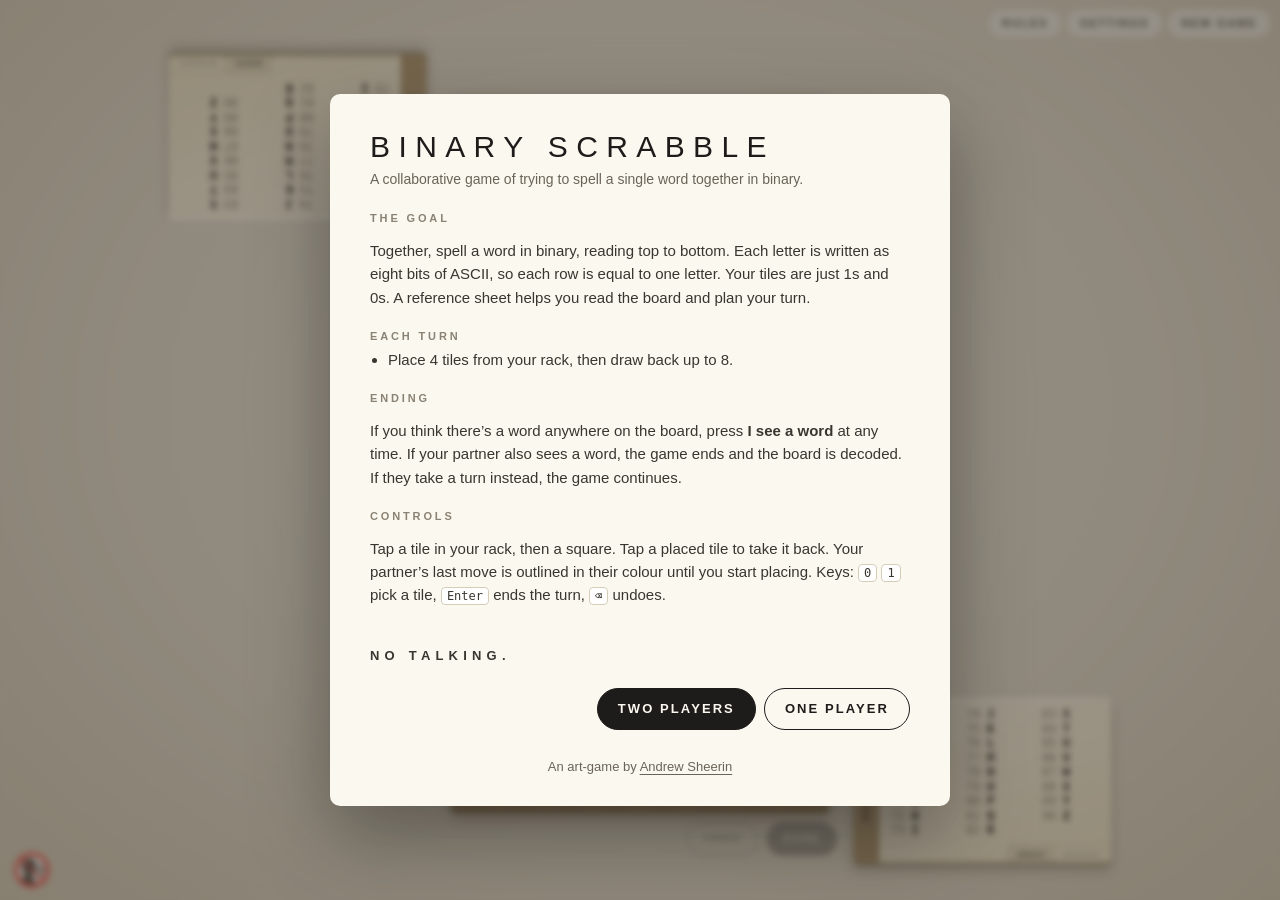
<file: index.html>
<!doctype html>
<html lang="en">
<head>
  <meta charset="utf-8">
  <meta name="viewport" content="width=device-width, initial-scale=1, maximum-scale=1, user-scalable=no, viewport-fit=cover">
  <meta name="mobile-web-app-capable" content="yes">
  <meta name="apple-mobile-web-app-capable" content="yes">
  <meta name="theme-color" content="#e4dccb">
  <title>Binary Scrabble</title>
  <link rel="stylesheet" href="style.css">
</head>
<body>
  <div id="stage"><div id="table"></div></div>
  <div id="chrome"></div>
  <div id="hush"><img src="no-talking.png" alt="No talking"></div>
  <div id="overlay" hidden></div>
  <div id="measure" aria-hidden="true"></div>
  <script src="words.js"></script>
  <script src="game.js"></script>
</body>
</html>
</file>
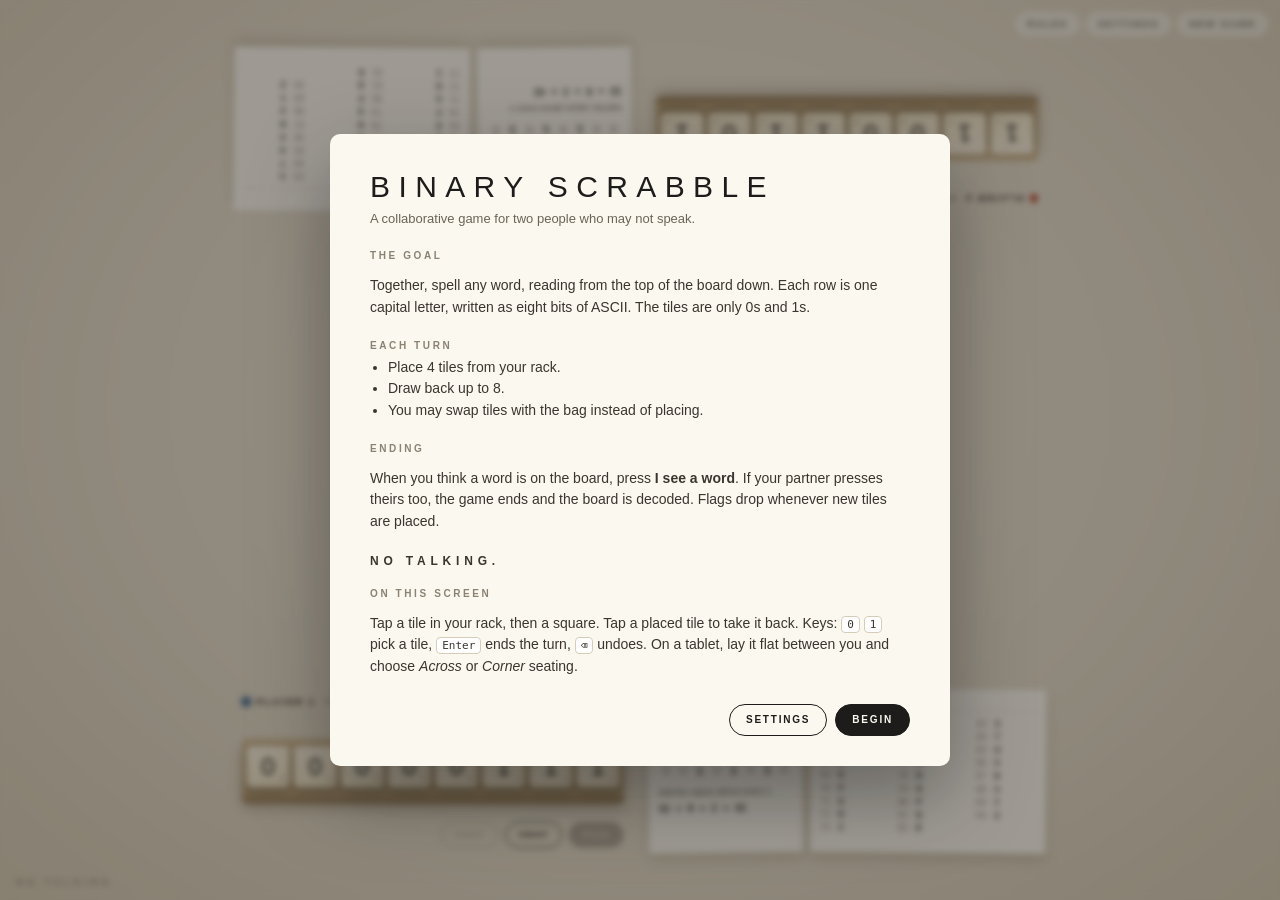
<file: versions/original/index.html>
<!doctype html>
<html lang="en">
<head>
  <meta charset="utf-8">
  <meta name="viewport" content="width=device-width, initial-scale=1, maximum-scale=1, user-scalable=no">
  <title>Binary Scrabble</title>
  <link rel="stylesheet" href="style.css">
</head>
<body>
  <div id="stage"><div id="table"></div></div>
  <div id="chrome"></div>
  <div id="hush">No talking</div>
  <div id="overlay" hidden></div>
  <script src="game.js"></script>
</body>
</html>
</file>
<file: style.css>
:root {
  --ink: #1d1c1a;
  --ink-soft: #6a6458;
  --paper: #fbf8f0;
  --rule: #e8e1d1;
  --board: #2a2825;
  --cell: #353330;
  --cell-open: #4a453d;
  --label: #8a8477;
  --p1: #2f5d8a;
  --p1-glow: #7eaee0;
  --p2: #b4442c;
  --p2-glow: #ec8a6f;
  --amber: #d79b2b;
  --sans: "Futura", "Avenir Next", "Century Gothic", "Trebuchet MS", sans-serif;
  --mono: ui-monospace, "SF Mono", Menlo, Consolas, monospace;
}

* { box-sizing: border-box; }

html, body {
  margin: 0;
  height: 100%;
  overflow: hidden;
  overscroll-behavior: none;
  color: var(--ink);
  font-family: var(--sans);
  -webkit-font-smoothing: antialiased;
  user-select: none;
  -webkit-user-select: none;
  -webkit-tap-highlight-color: transparent;
}

body {
  background: radial-gradient(ellipse at 50% 45%, #efe9dc 0%, #e4dccb 55%, #d5cbb5 100%);
}

button { font: inherit; color: inherit; touch-action: manipulation; }

/* ---------- table & layout ---------- */

#stage { position: fixed; inset: 0; }

#table {
  position: absolute;
  left: 50%;
  transform-origin: center;
}

.piece { position: absolute; transform-origin: center; }

#measure {
  position: absolute;
  left: -10000px;
  top: 0;
  width: max-content;
  visibility: hidden;
  pointer-events: none;
}

/* ---------- board ---------- */

.board {
  position: relative;
  width: 520px;
  height: 520px;
  overflow: visible;
  background: var(--board);
  border-radius: 12px;
  box-shadow:
    inset 0 1px 0 rgba(255, 255, 255, .06),
    0 3px 8px rgba(40, 30, 10, .25),
    0 22px 48px rgba(40, 30, 10, .28);
}

.grid {
  position: absolute;
  left: 31px;
  top: 31px;
  display: grid;
  grid-template-columns: repeat(8, 52px);
  grid-template-rows: repeat(8, 52px);
  gap: 6px;
  overflow: visible;
}

.cell {
  all: unset;
  position: relative;
  overflow: visible;
  width: 52px;
  height: 52px;
  border-radius: 6px;
  background: var(--cell);
  box-shadow: inset 0 2px 4px rgba(0, 0, 0, .45), inset 0 -1px 0 rgba(255, 255, 255, .04);
  cursor: pointer;
  touch-action: manipulation;
}

.cell.open { background: var(--cell-open); }
.cell.target { box-shadow: inset 0 0 0 2px var(--amber); }

.edge {
  position: absolute;
  display: grid;
  gap: 6px;
  font: 500 12px/1 var(--sans);
  letter-spacing: .06em;
  color: var(--label);
}

.edge span { display: flex; align-items: center; justify-content: center; }

.edge.rows   { left: 0; top: 31px; width: 31px; grid-template-rows: repeat(8, 52px); }
.edge.cols   { top: 0; left: 31px; height: 31px; grid-template-columns: repeat(8, 52px); font-size: 11px; }
.edge.decode { right: 0; top: 31px; width: 31px; grid-template-rows: repeat(8, 52px); font-size: 17px; color: var(--amber); }
.edge.decode .other { color: #8d8576; font-size: 12px; }
.edge.decode .dead { color: #8d8576; text-decoration: line-through; opacity: .45; }

.top-mark,
.board-foot {
  position: absolute;
  left: 31px;
  right: 31px;
  height: 31px;
  display: flex;
  align-items: center;
  font: 500 11px/1 var(--sans);
  color: var(--label);
}

.top-mark { top: 0; justify-content: center; gap: 10px; letter-spacing: .45em; }
.board-foot { bottom: 0; justify-content: space-between; letter-spacing: .24em; text-transform: uppercase; color: #77715f; }

/* ---------- tiles ---------- */

.tile {
  --edge: rgba(120, 95, 50, .25);
  --glow: transparent;
  position: relative;
  display: flex;
  align-items: center;
  justify-content: center;
  width: 52px;
  height: 52px;
  border-radius: 6px;
  background: linear-gradient(160deg, #f9f2e0 0%, #eee2c5 100%);
  box-shadow:
    inset 0 1px 0 rgba(255, 255, 255, .85),
    inset 0 -4px 0 var(--edge),
    0 2px 0 rgba(0, 0, 0, .22),
    0 5px 9px rgba(0, 0, 0, .22);
  color: var(--ink);
  transition: transform .12s ease;
}

.tile .digit { font: 500 30px/1 var(--sans); transform: translateY(-1px); }
.tile .pv { position: absolute; right: 6px; bottom: 7px; font: 500 10px/1 var(--sans); color: #7a705f; }

.tile.by-p1 { --edge: var(--p1); --glow: var(--p1-glow); }
.tile.by-p2 { --edge: var(--p2); --glow: var(--p2-glow); }

.tile.last { outline: 2.5px solid var(--glow); outline-offset: 2px; }
.tile.last.fade-out { animation: last-fade .9s ease forwards; }
.tile.last.fade-in  { animation: last-fade .9s ease reverse both; }

@keyframes last-fade {
  from { outline-color: var(--glow); }
  to   { outline-color: transparent; }
}

.tile.pending,
.tile.selected { outline: 2.5px solid var(--amber); outline-offset: 2px; }
.tile.selected { transform: translateY(-10px); }

.tile.fresh::after {
  content: '';
  position: absolute;
  left: 7px;
  top: 7px;
  width: 6px;
  height: 6px;
  border-radius: 50%;
  background: var(--amber);
}

.tile.back { background: repeating-linear-gradient(45deg, #c2b08a 0 6px, #b8a57d 6px 12px); }

.tile.drop { animation: drop .22s cubic-bezier(.2, .9, .3, 1.3); }

@keyframes drop {
  from { transform: scale(1.3); opacity: 0; }
  to   { transform: none; opacity: 1; }
}

.tile.flyer {
  position: absolute;
  left: calc(var(--col) * 58px);
  top: calc(var(--row) * 58px);
  z-index: 4;
  pointer-events: none;
}

.tile.slide {
  animation: slide-down var(--fall-ms, 400ms) cubic-bezier(.22, .82, .2, 1) both;
}

@keyframes slide-down {
  from { transform: translateY(calc(-1 * var(--fall))); }
  to   { transform: none; }
}

.shake { animation: shake .32s ease; }

@keyframes shake {
  0%, 100% { translate: 0; }
  20% { translate: -5px 0; }
  60% { translate: 5px 0; }
}

/* ---------- stations ---------- */

.station { display: flex; }
.station.p1 { --pc: var(--p1); }
.station.p2 { --pc: var(--p2); }

.station.column { flex-direction: column; gap: 16px; width: 490px; }
.station.row    { flex-direction: row; align-items: center; gap: 20px; }

.rack-group {
  width: 490px;
  display: flex;
  flex-direction: column;
  gap: 12px;
}

.st-head {
  display: flex;
  align-items: center;
  gap: 14px;
  height: 40px;
  padding: 0 4px;
}

.st-name,
.strip .st-name {
  display: flex;
  align-items: center;
  gap: 9px;
  font: 600 14px/1 var(--sans);
  letter-spacing: .2em;
  text-transform: uppercase;
  white-space: nowrap;
}

.st-name .dot {
  width: 11px;
  height: 11px;
  border-radius: 50%;
  background: var(--pc);
}

.station.active .st-name .dot { box-shadow: 0 0 0 5px color-mix(in srgb, var(--pc) 22%, transparent); }

.st-status {
  flex: 1;
  font: 500 14px/1 var(--sans);
  letter-spacing: .1em;
  text-transform: uppercase;
  color: var(--ink-soft);
  white-space: nowrap;
}

.station.active .st-status { color: var(--pc); font-weight: 600; }

.flag {
  all: unset;
  cursor: pointer;
  padding: 9px 14px;
  border-radius: 999px;
  border: 1.5px solid var(--pc);
  color: var(--pc);
  font: 600 12px/1 var(--sans);
  letter-spacing: .14em;
  text-transform: uppercase;
  white-space: nowrap;
}

.flag.on { background: var(--pc); color: #fff; }
.flag.await { box-shadow: 0 0 0 5px color-mix(in srgb, var(--pc) 22%, transparent); }
.flag:disabled { cursor: default; }
.flag:disabled:not(.on) { opacity: .35; }
.flag.off { visibility: hidden; }

.rack {
  align-self: center;
  display: flex;
  gap: 6px;
  padding: 10px 6px 12px;
  border-radius: 6px;
  background: linear-gradient(#cdb791, #b39a73);
  box-shadow:
    inset 0 2px 0 rgba(255, 255, 255, .28),
    0 6px 0 #917955,
    0 12px 16px rgba(60, 40, 10, .28);
}

.slot {
  all: unset;
  width: 52px;
  height: 52px;
  border-radius: 6px;
  cursor: pointer;
  touch-action: manipulation;
}

.slot.empty { background: rgba(0, 0, 0, .1); box-shadow: inset 0 1px 3px rgba(0, 0, 0, .2); cursor: default; }
.station:not(.active) .slot { cursor: default; }

.st-actions {
  display: flex;
  justify-content: flex-end;
  gap: 10px;
  height: 42px;
  margin-top: 6px;
}

.btn {
  all: unset;
  box-sizing: border-box;
  cursor: pointer;
  height: 42px;
  padding: 0 20px;
  display: inline-flex;
  align-items: center;
  border-radius: 999px;
  border: 1.5px solid var(--ink);
  font: 600 13px/1 var(--sans);
  letter-spacing: .16em;
  text-transform: uppercase;
  touch-action: manipulation;
}

.btn.primary { background: var(--ink); color: var(--paper); }
.btn:disabled { opacity: .28; cursor: default; }

/* ---------- reference card ---------- */

.card-ref {
  --edge: rgba(120, 95, 50, .28);
  width: 490px;
  display: flex;
  align-items: stretch;
  border-radius: 6px;
  background: linear-gradient(160deg, #f9f2e0 0%, #eee2c5 100%);
  color: #2b2925;
  box-shadow:
    inset 0 1px 0 rgba(255, 255, 255, .85),
    inset 0 -4px 0 var(--edge),
    0 2px 0 rgba(0, 0, 0, .2),
    0 8px 14px rgba(40, 30, 10, .22);
}

.station.row .card-ref { width: 320px; }

.ref-rail {
  width: 32px;
  flex: none;
  display: flex;
  align-items: center;
  justify-content: center;
  padding: 16px 0;
  border-radius: 6px 0 0 6px;
  background: linear-gradient(#cdb791, #b39a73);
  box-shadow:
    inset 0 2px 0 rgba(255, 255, 255, .28),
    inset -1px 0 0 rgba(80, 55, 25, .18);
}

.ref-title {
  writing-mode: vertical-rl;
  transform: rotate(180deg);
  font: 600 11px/1 var(--sans);
  letter-spacing: .32em;
  text-transform: uppercase;
  color: #4a4034;
}

.ref-body {
  flex: 1;
  min-width: 0;
  display: flex;
  flex-direction: column;
}

.panels {
  flex: 1;
  display: grid;
  padding: 12px 14px 6px;
  min-width: 0;
}

.ref-modes {
  align-self: flex-end;
  display: flex;
  margin: 2px 0 0;
  border-top: 1.5px solid rgba(120, 95, 50, .28);
  border-left: 1.5px solid rgba(120, 95, 50, .28);
  border-radius: 7px 0 6px 0;
}

.tab {
  all: unset;
  box-sizing: border-box;
  padding: 7px 11px;
  font: 600 10px/1 var(--sans);
  letter-spacing: .16em;
  text-transform: uppercase;
  color: #b3aa98;
  cursor: pointer;
  touch-action: manipulation;
}

.tab + .tab { border-left: 1.5px solid rgba(120, 95, 50, .22); }
.tab.on { color: #4a4034; background: rgba(80, 55, 25, .07); }

.panels > * { grid-area: 1 / 1; }

.panel { min-height: 0; }
.panel:not(.on) { visibility: hidden; }

.ascii-grid {
  display: grid;
  grid-auto-flow: column;
  grid-template-rows: repeat(9, auto);
  align-content: space-between;
  column-gap: 22px;
  font: 15px/1.2 var(--mono);
}

.ascii-grid .e { display: flex; gap: 8px; }
.ascii-grid b  { font-weight: 400; color: #8a8273; }
.ascii-grid i  { font-style: normal; color: #4a463e; }
.ascii-grid em { font-style: normal; font-weight: 700; }

.panel.binary p { margin: 0; font: 14px/1.4 var(--sans); color: #4a463e; }

.bin-eg {
  display: grid;
  grid-template-columns: repeat(8, 1fr);
  max-width: 238px;
  margin: 10px 0;
  text-align: center;
  font-family: var(--mono);
}

.bin-eg .v { padding-bottom: 5px; font-size: 12px; color: #a39b8b; }
.bin-eg .b { padding-top: 5px; border-top: 1px solid var(--rule); font-size: 19px; color: #b3ab9a; }
.bin-eg .hit { color: var(--ink); }

.sum { margin-top: 5px; font: 500 16px/1.2 var(--mono); }

/* ---------- partner strip (hand-it-over seating) ---------- */

.strip {
  width: 520px;
  height: 56px;
  display: flex;
  align-items: center;
  justify-content: space-between;
  gap: 12px;
  padding: 0 4px;
}

.strip.p1 { --pc: var(--p1); }
.strip.p2 { --pc: var(--p2); }

.minis { display: flex; gap: 4px; }

.mini {
  width: 28px;
  height: 28px;
  display: flex;
  align-items: center;
  justify-content: center;
  border-radius: 4px;
  background: linear-gradient(160deg, #f9f2e0 0%, #eee2c5 100%);
  box-shadow: inset 0 -2px 0 rgba(120, 95, 50, .25), 0 2px 4px rgba(0, 0, 0, .18);
  font: 500 16px/1 var(--sans);
}

.mini.empty { background: rgba(0, 0, 0, .08); box-shadow: inset 0 1px 3px rgba(0, 0, 0, .2); }
.mini.back  { background: repeating-linear-gradient(45deg, #c2b08a 0 4px, #b8a57d 4px 8px); }
.mini.fresh { box-shadow: inset 0 -3px 0 var(--amber), 0 2px 4px rgba(0, 0, 0, .18); }

/* ---------- chrome ---------- */

#chrome {
  position: fixed;
  top: max(10px, env(safe-area-inset-top));
  right: 10px;
  display: flex;
  gap: 6px;
  z-index: 5;
}

.chrome-btn {
  all: unset;
  cursor: pointer;
  padding: 8px 13px;
  border-radius: 999px;
  background: rgba(255, 255, 255, .45);
  font: 600 11px/1 var(--sans);
  letter-spacing: .16em;
  text-transform: uppercase;
  color: var(--ink-soft);
  touch-action: manipulation;
}

.chrome-btn:hover { background: rgba(255, 255, 255, .8); color: var(--ink); }

#hush {
  position: fixed;
  left: 14px;
  bottom: 12px;
  pointer-events: none;
}

#hush img {
  display: block;
  width: 36px;
  height: 36px;
  opacity: .55;
}

/* ---------- overlay sheets ---------- */

#overlay {
  position: fixed;
  inset: 0;
  z-index: 10;
  display: flex;
  align-items: center;
  justify-content: center;
  background: rgba(30, 26, 20, .42);
  backdrop-filter: blur(3px);
  -webkit-backdrop-filter: blur(3px);
}

#overlay[hidden] { display: none; }

.sheet {
  width: calc(100% - 48px);
  max-width: 620px;
  max-height: calc(100% - 48px);
  overflow: auto;
  padding: 36px 40px 30px;
  border-radius: 10px;
  background: var(--paper);
  box-shadow: 0 30px 80px rgba(0, 0, 0, .35);
  user-select: text;
  -webkit-user-select: text;
}

.sheet h1 {
  margin: 0 0 6px;
  font: 500 30px/1.1 var(--sans);
  letter-spacing: .28em;
  text-transform: uppercase;
}

.sheet h2 {
  margin: 0 0 4px;
  font: 600 13px/1.2 var(--sans);
  letter-spacing: .26em;
  text-transform: uppercase;
}

.sheet h3 {
  margin: 22px 0 4px;
  font: 600 11px/1 var(--sans);
  letter-spacing: .26em;
  text-transform: uppercase;
  color: #8a8273;
}

.sheet p, .sheet li { font-size: 15px; line-height: 1.55; color: #3a362f; }
.sheet ul { padding-left: 18px; margin: 6px 0; }
.sheet .sub { margin-top: 0; color: var(--ink-soft); font-size: 14px; }
.sheet .hush-line { font: 600 13px/1 var(--sans); letter-spacing: .4em; text-transform: uppercase; margin: 42px 0 20px; }
.sheet .byline { margin: 28px 0 0; text-align: center; font: 500 13px/1.4 var(--sans); color: var(--ink-soft); }
.sheet .byline a { color: inherit; text-underline-offset: 3px; }
.sheet kbd { font: 12px var(--mono); padding: 1px 5px; border: 1px solid #d6cdb9; border-radius: 4px; background: #fff; }

.sheet-actions {
  display: flex;
  justify-content: flex-end;
  gap: 8px;
  margin-top: 26px;
}

.set-row {
  display: flex;
  align-items: center;
  justify-content: space-between;
  gap: 18px;
  padding: 11px 0;
  border-bottom: 1px solid var(--rule);
}

.set-label { font-size: 14px; }
.set-note { margin-top: 3px; font-size: 12.5px; line-height: 1.4; color: var(--ink-soft); max-width: 270px; }
.set-note.warn { color: #8a5a20; }

.pills { display: flex; flex-wrap: wrap; justify-content: flex-end; gap: 4px; }

.pill {
  all: unset;
  cursor: pointer;
  padding: 7px 11px;
  border-radius: 999px;
  border: 1px solid #d3cab6;
  font: 500 12.5px/1 var(--sans);
  white-space: nowrap;
}

.pill.on { background: var(--ink); border-color: var(--ink); color: var(--paper); }
.pill:disabled { opacity: .35; cursor: default; }

.num {
  width: 64px;
  padding: 5px 8px;
  border: 1px solid #d3cab6;
  border-radius: 6px;
  background: #fff;
  font: 14px var(--mono);
}

.num-group { display: flex; align-items: center; gap: 8px; font-size: 13px; }

/* ---------- hand-over cover ---------- */

#overlay.handoff { background: var(--p1); backdrop-filter: none; -webkit-backdrop-filter: none; cursor: pointer; }
#overlay.handoff[data-player="2"] { background: var(--p2); }

.sheet.handoff {
  background: none;
  box-shadow: none;
  text-align: center;
  color: #fff;
  user-select: none;
  -webkit-user-select: none;
}

.ho-name {
  font: 500 46px/1.1 var(--sans);
  letter-spacing: .3em;
  text-transform: uppercase;
  margin-right: -.3em;
}

.ho-turn {
  margin: 16px 0 44px;
  font: 600 15px/1 var(--sans);
  letter-spacing: .32em;
  text-transform: uppercase;
  opacity: .8;
}

.ho-btn { border-color: #fff; color: #fff; height: 50px; padding: 0 34px; font-size: 14px; }

/* ---------- the record ---------- */

.record .reason {
  font: 600 11px/1 var(--sans);
  letter-spacing: .3em;
  text-transform: uppercase;
  color: var(--ink-soft);
}

.record .word {
  margin: 14px 0 6px;
  font: 500 64px/1.05 var(--sans);
  letter-spacing: .14em;
  word-break: break-word;
}
.record .word s {
  color: #c4bba8;
  text-decoration: line-through;
  font-weight: 400;
}

.record .epitaph { margin: 0 0 20px; color: var(--ink-soft); }

.record table { width: 100%; border-collapse: collapse; }
.record td { padding: 4px 6px; border-bottom: 1px solid var(--rule); vertical-align: middle; }
.record td.rn  { width: 22px; font: 11px var(--sans); color: #a39b8b; }
.record td.val { width: 64px; font: 13px var(--mono); color: var(--ink-soft); }
.record td.ch  { width: 44px; text-align: center; font: 600 20px/1 var(--sans); }
.record tr.other td.ch { color: #a39b8b; font-size: 14px; }
.record tr.incomplete td.ch { color: #c9c0ad; }
.record tr.dead { opacity: .4; }
.record tr.dead td.ch {
  color: #a39b8b;
  text-decoration: line-through;
  text-decoration-thickness: 2px;
}

.bits { display: flex; gap: 3px; }

.mb {
  --edge: rgba(120, 95, 50, .3);
  width: 22px;
  height: 22px;
  display: inline-flex;
  align-items: center;
  justify-content: center;
  border-radius: 3px;
  background: #f1e7cf;
  box-shadow: inset 0 -2px 0 var(--edge);
  font: 600 12px/1 var(--sans);
}

.mb.by-p1 { --edge: var(--p1); }
.mb.by-p2 { --edge: var(--p2); }
.mb.empty { background: #ece6d8; box-shadow: none; }

.stats {
  display: flex;
  flex-wrap: wrap;
  gap: 18px;
  margin-top: 18px;
  font: 600 11px/1 var(--sans);
  letter-spacing: .2em;
  text-transform: uppercase;
  color: var(--ink-soft);
}

.stats b { color: var(--ink); font-size: 13px; margin-right: 4px; }

/* ---------- small screens ---------- */

@media (max-width: 700px) {
  #hush { display: none; }
  .chrome-btn { padding: 7px 10px; font-size: 10px; letter-spacing: .12em; }
  .sheet { width: calc(100% - 24px); max-height: calc(100% - 24px); padding: 26px 22px 22px; }
  .sheet h1 { font-size: 22px; }
  .set-row { flex-direction: column; align-items: flex-start; gap: 8px; }
  .pills { justify-content: flex-start; }
  .set-note { max-width: none; }
  .record .word { font-size: 44px; }
  .mb { width: 18px; height: 18px; font-size: 10px; }
  .ho-name { font-size: 34px; }
}
</file>
<file: versions/original/style.css>
:root {
  --ink: #1d1c1a;
  --ink-soft: #6a6458;
  --paper: #fbf8f0;
  --rule: #e8e1d1;
  --board: #2a2825;
  --cell: #353330;
  --cell-open: #45413a;
  --label: #7f796d;
  --p1: #2f5d8a;
  --p2: #b4442c;
  --amber: #d79b2b;
  --sans: "Futura", "Avenir Next", "Century Gothic", "Trebuchet MS", sans-serif;
  --mono: ui-monospace, "SF Mono", Menlo, Consolas, monospace;
}

* { box-sizing: border-box; }

html, body {
  margin: 0;
  height: 100%;
  overflow: hidden;
  color: var(--ink);
  font-family: var(--sans);
  -webkit-font-smoothing: antialiased;
  user-select: none;
  -webkit-user-select: none;
  -webkit-tap-highlight-color: transparent;
}

body {
  background: radial-gradient(ellipse at 50% 45%, #efe9dc 0%, #e4dccb 55%, #d5cbb5 100%);
}

button { font: inherit; color: inherit; }

/* ---------- table & scaling ---------- */

#stage { position: fixed; inset: 0; }

#table {
  position: absolute;
  left: 50%;
  top: 50%;
  transform-origin: center;
}

.board-wrap,
.station-wrap {
  position: absolute;
  transform-origin: center;
}

/* ---------- board ---------- */

.board {
  position: relative;
  width: 520px;
  height: 520px;
  background: var(--board);
  border-radius: 12px;
  box-shadow:
    inset 0 1px 0 rgba(255, 255, 255, .06),
    0 3px 8px rgba(40, 30, 10, .25),
    0 22px 48px rgba(40, 30, 10, .28);
}

.grid {
  position: absolute;
  left: 31px;
  top: 31px;
  display: grid;
  grid-template-columns: repeat(8, 52px);
  grid-template-rows: repeat(8, 52px);
  gap: 6px;
}

.cell {
  all: unset;
  position: relative;
  width: 52px;
  height: 52px;
  border-radius: 6px;
  background: var(--cell);
  box-shadow: inset 0 2px 4px rgba(0, 0, 0, .45), inset 0 -1px 0 rgba(255, 255, 255, .04);
  cursor: pointer;
}

.cell.open { background: var(--cell-open); }
.cell.target { box-shadow: inset 0 0 0 2px var(--amber); }

.edge {
  position: absolute;
  display: grid;
  gap: 6px;
  font: 500 10px/1 var(--sans);
  letter-spacing: .08em;
  color: var(--label);
}

.edge span { display: flex; align-items: center; justify-content: center; }

.edge.rows  { left: 0; top: 31px; width: 31px; grid-template-rows: repeat(8, 52px); }
.edge.cols  { top: 0; left: 31px; height: 31px; grid-template-columns: repeat(8, 52px); }
.edge.decode { right: 0; top: 31px; width: 31px; grid-template-rows: repeat(8, 52px); font-size: 15px; color: var(--amber); }
.edge.decode .other { color: #8d8576; font-size: 11px; }

.top-mark {
  position: absolute;
  top: 0;
  left: 31px;
  right: 31px;
  height: 31px;
  display: flex;
  align-items: center;
  justify-content: center;
  gap: 10px;
  font: 500 10px/1 var(--sans);
  letter-spacing: .45em;
  color: var(--label);
}

.board-foot {
  position: absolute;
  bottom: 0;
  left: 31px;
  right: 31px;
  height: 31px;
  display: flex;
  align-items: center;
  justify-content: space-between;
  font: 500 9px/1 var(--sans);
  letter-spacing: .3em;
  color: #6c675d;
}

/* ---------- tiles ---------- */

.tile {
  --edge: rgba(120, 95, 50, .25);
  position: relative;
  display: flex;
  align-items: center;
  justify-content: center;
  width: 52px;
  height: 52px;
  border-radius: 6px;
  background: linear-gradient(160deg, #f9f2e0 0%, #eee2c5 100%);
  box-shadow:
    inset 0 1px 0 rgba(255, 255, 255, .85),
    inset 0 -4px 0 var(--edge),
    0 2px 0 rgba(0, 0, 0, .22),
    0 5px 9px rgba(0, 0, 0, .22);
  color: var(--ink);
  transition: transform .12s ease;
}

.tile .digit { font: 500 30px/1 var(--sans); transform: translateY(-1px); }
.tile .pv { position: absolute; right: 6px; bottom: 7px; font: 500 9px/1 var(--sans); color: #7a705f; }

.tile.by-p1 { --edge: var(--p1); }
.tile.by-p2 { --edge: var(--p2); }

.tile.pending,
.tile.selected { outline: 2px solid var(--amber); outline-offset: 2px; }
.tile.selected { transform: translateY(-10px); }
.tile.swap { transform: translateY(-10px) rotate(-6deg); outline-style: dashed; }

.tile.back {
  background: repeating-linear-gradient(45deg, #c2b08a 0 6px, #b8a57d 6px 12px);
}

.tile.drop { animation: drop .22s cubic-bezier(.2, .9, .3, 1.3); }

@keyframes drop {
  from { transform: scale(1.3); opacity: 0; }
  to   { transform: none; opacity: 1; }
}

.shake { animation: shake .32s ease; }

@keyframes shake {
  0%, 100% { translate: 0; }
  20% { translate: -5px 0; }
  60% { translate: 5px 0; }
}

/* ---------- stations ---------- */

.station { width: 100%; height: 100%; display: grid; }
.station.p1 { --pc: var(--p1); }
.station.p2 { --pc: var(--p2); }

.station.wide    { grid-template-columns: 490px 490px; column-gap: 20px; }
.station.stacked { grid-template-rows: 210px 210px; row-gap: 12px; }

.rack-col {
  height: 210px;
  display: flex;
  flex-direction: column;
  justify-content: space-between;
  padding: 4px 10px 8px;
}

.st-head {
  display: flex;
  align-items: center;
  justify-content: space-between;
  gap: 10px;
  height: 32px;
}

.st-name {
  display: flex;
  align-items: center;
  gap: 8px;
  font: 600 11px/1 var(--sans);
  letter-spacing: .22em;
  text-transform: uppercase;
  white-space: nowrap;
}

.st-name .dot {
  width: 10px;
  height: 10px;
  border-radius: 50%;
  background: var(--pc);
}

.station.active .st-name .dot { box-shadow: 0 0 0 4px color-mix(in srgb, var(--pc) 22%, transparent); }

.st-status {
  flex: 1;
  display: flex;
  align-items: center;
  gap: 8px;
  font: 500 10px/1 var(--sans);
  letter-spacing: .16em;
  text-transform: uppercase;
  color: var(--ink-soft);
  white-space: nowrap;
}

.st-status.notice { color: var(--p2); letter-spacing: .08em; text-transform: none; font-size: 11px; }

.pips { display: inline-flex; gap: 4px; }
.pip { width: 7px; height: 7px; border-radius: 50%; border: 1.5px solid var(--ink-soft); }
.pip.on { background: var(--ink); border-color: var(--ink); }

.flag {
  all: unset;
  cursor: pointer;
  padding: 7px 12px;
  border-radius: 999px;
  border: 1.5px solid var(--pc);
  color: var(--pc);
  font: 600 9.5px/1 var(--sans);
  letter-spacing: .16em;
  text-transform: uppercase;
  white-space: nowrap;
}

.flag.on { background: var(--pc); color: #fff; }
.flag:disabled { opacity: .4; cursor: default; }

.rack {
  align-self: center;
  display: flex;
  gap: 6px;
  padding: 10px 6px 12px;
  border-radius: 6px;
  background: linear-gradient(#cdb791, #b39a73);
  box-shadow:
    inset 0 2px 0 rgba(255, 255, 255, .28),
    0 6px 0 #917955,
    0 12px 16px rgba(60, 40, 10, .28);
}

.slot {
  all: unset;
  width: 52px;
  height: 52px;
  border-radius: 6px;
  cursor: pointer;
}

.slot.empty { background: rgba(0, 0, 0, .1); box-shadow: inset 0 1px 3px rgba(0, 0, 0, .2); cursor: default; }
.station:not(.active) .slot { cursor: default; }

.st-actions {
  display: flex;
  justify-content: flex-end;
  gap: 8px;
  height: 34px;
}

.station:not(.active) .st-actions { visibility: hidden; }

.btn {
  all: unset;
  box-sizing: border-box;
  cursor: pointer;
  padding: 0 16px;
  height: 32px;
  display: inline-flex;
  align-items: center;
  border-radius: 999px;
  border: 1.5px solid var(--ink);
  font: 600 10px/1 var(--sans);
  letter-spacing: .18em;
  text-transform: uppercase;
}

.btn.primary { background: var(--ink); color: var(--paper); }
.btn:disabled { opacity: .28; cursor: default; }

/* ---------- reference cards ---------- */

.refs {
  height: 210px;
  display: flex;
  gap: 10px;
  padding: 4px 0;
}

.card {
  background: var(--paper);
  border-radius: 3px;
  padding: 11px 12px 10px;
  box-shadow: 0 1px 0 rgba(0, 0, 0, .05), 0 8px 16px rgba(60, 40, 10, .14);
  font: 10.5px/1.45 var(--mono);
  color: #2b2925;
}

.card h4 {
  margin: 0 0 7px;
  padding-bottom: 6px;
  border-bottom: 1px solid var(--rule);
  font: 600 9.5px/1 var(--sans);
  letter-spacing: .26em;
  text-transform: uppercase;
  color: #8a8273;
}

.card p { margin: 0; font-family: var(--sans); font-size: 10.5px; line-height: 1.4; color: #4a463e; }

.card-binary { width: 190px; flex: none; transform: rotate(-.8deg); }
.card-ascii  { flex: 1; transform: rotate(.5deg); }

.bits-grid {
  display: grid;
  grid-template-columns: repeat(8, 1fr);
  margin: 8px 0;
  text-align: center;
}

.bits-grid .v { font-size: 9px; color: #9a9283; padding-bottom: 3px; }
.bits-grid .v.hit { color: var(--ink); font-weight: 700; }
.bits-grid .b { font-size: 13px; padding-top: 3px; border-top: 1px solid var(--rule); color: #9a9283; }
.bits-grid .b.one { color: var(--ink); font-weight: 700; }

.sum { margin-top: 6px; font-size: 12px; font-weight: 700; }

.ascii-grid {
  display: grid;
  grid-auto-flow: column;
  grid-template-rows: repeat(9, auto);
  grid-template-columns: repeat(3, 1fr);
  column-gap: 22px;
  row-gap: 1px;
}

.ascii-grid .e { display: flex; gap: 10px; }
.ascii-grid b  { font-weight: 400; color: #8a8273; }
.ascii-grid i  { font-style: normal; color: #4a463e; letter-spacing: .02em; }
.ascii-grid em { font-style: normal; font-weight: 700; }
.card-ascii.with-bin .ascii-grid { column-gap: 10px; font-size: 9.5px; }
.card-ascii.with-bin .ascii-grid .e { gap: 5px; }

/* ---------- chrome ---------- */

#chrome {
  position: fixed;
  top: 12px;
  right: 12px;
  display: flex;
  gap: 6px;
  z-index: 5;
}

.chrome-btn {
  all: unset;
  cursor: pointer;
  padding: 7px 12px;
  border-radius: 999px;
  background: rgba(255, 255, 255, .45);
  font: 600 9.5px/1 var(--sans);
  letter-spacing: .18em;
  text-transform: uppercase;
  color: var(--ink-soft);
}

.chrome-btn:hover { background: rgba(255, 255, 255, .8); color: var(--ink); }

#hush {
  position: fixed;
  left: 16px;
  bottom: 14px;
  font: 600 9.5px/1 var(--sans);
  letter-spacing: .4em;
  text-transform: uppercase;
  color: rgba(60, 50, 35, .45);
  pointer-events: none;
}

/* ---------- overlay sheets ---------- */

#overlay {
  position: fixed;
  inset: 0;
  z-index: 10;
  display: flex;
  align-items: center;
  justify-content: center;
  background: rgba(30, 26, 20, .42);
  backdrop-filter: blur(3px);
  -webkit-backdrop-filter: blur(3px);
}

#overlay[hidden] { display: none; }

.sheet {
  width: calc(100% - 48px);
  max-width: 620px;
  max-height: calc(100% - 48px);
  overflow: auto;
  padding: 36px 40px 30px;
  border-radius: 10px;
  background: var(--paper);
  box-shadow: 0 30px 80px rgba(0, 0, 0, .35);
  user-select: text;
  -webkit-user-select: text;
}

.sheet h1 {
  margin: 0 0 6px;
  font: 500 30px/1.1 var(--sans);
  letter-spacing: .28em;
  text-transform: uppercase;
}

.sheet h2 {
  margin: 0 0 4px;
  font: 600 13px/1.2 var(--sans);
  letter-spacing: .26em;
  text-transform: uppercase;
}

.sheet h3 {
  margin: 22px 0 4px;
  font: 600 10px/1 var(--sans);
  letter-spacing: .26em;
  text-transform: uppercase;
  color: #8a8273;
}

.sheet p, .sheet li { font-size: 14px; line-height: 1.55; color: #3a362f; }
.sheet ul { padding-left: 18px; margin: 6px 0; }
.sheet .sub { margin-top: 0; color: var(--ink-soft); font-size: 13px; }
.sheet .hush-line { font: 600 12px/1 var(--sans); letter-spacing: .4em; text-transform: uppercase; margin: 22px 0 4px; }
.sheet kbd { font: 11px var(--mono); padding: 1px 5px; border: 1px solid #d6cdb9; border-radius: 4px; background: #fff; }

.sheet-actions {
  display: flex;
  justify-content: flex-end;
  gap: 8px;
  margin-top: 26px;
}

.set-row {
  display: flex;
  align-items: center;
  justify-content: space-between;
  gap: 18px;
  padding: 10px 0;
  border-bottom: 1px solid var(--rule);
}

.set-label { font-size: 13px; }
.set-note { margin-top: 3px; font-size: 11.5px; line-height: 1.4; color: var(--ink-soft); max-width: 260px; }

.pills { display: flex; flex-wrap: wrap; justify-content: flex-end; gap: 4px; }

.pill {
  all: unset;
  cursor: pointer;
  padding: 6px 10px;
  border-radius: 999px;
  border: 1px solid #d3cab6;
  font: 500 11.5px/1 var(--sans);
  white-space: nowrap;
}

.pill.on { background: var(--ink); border-color: var(--ink); color: var(--paper); }
.pill:disabled { opacity: .35; cursor: default; }

.num {
  width: 64px;
  padding: 5px 8px;
  border: 1px solid #d3cab6;
  border-radius: 6px;
  background: #fff;
  font: 13px var(--mono);
}

.num-group { display: flex; align-items: center; gap: 8px; font-size: 12px; }

/* ---------- the record ---------- */

.record .reason {
  font: 600 10px/1 var(--sans);
  letter-spacing: .3em;
  text-transform: uppercase;
  color: var(--ink-soft);
}

.record .word {
  margin: 14px 0 6px;
  font: 500 64px/1.05 var(--sans);
  letter-spacing: .14em;
  word-break: break-word;
}

.record .epitaph { margin: 0 0 20px; color: var(--ink-soft); }

.record table { width: 100%; border-collapse: collapse; }
.record td { padding: 4px 6px; border-bottom: 1px solid var(--rule); vertical-align: middle; }
.record td.rn  { width: 22px; font: 10px var(--sans); color: #a39b8b; }
.record td.val { width: 64px; font: 12px var(--mono); color: var(--ink-soft); }
.record td.ch  { width: 44px; text-align: center; font: 600 20px/1 var(--sans); }
.record tr.other td.ch { color: #a39b8b; font-size: 14px; }
.record tr.incomplete td.ch { color: #c9c0ad; }

.bits { display: flex; gap: 3px; }

.mb {
  --edge: rgba(120, 95, 50, .3);
  width: 22px;
  height: 22px;
  display: inline-flex;
  align-items: center;
  justify-content: center;
  border-radius: 3px;
  background: #f1e7cf;
  box-shadow: inset 0 -2px 0 var(--edge);
  font: 600 12px/1 var(--sans);
}

.mb.by-p1 { --edge: var(--p1); }
.mb.by-p2 { --edge: var(--p2); }
.mb.empty { background: #ece6d8; box-shadow: none; }

.stats {
  display: flex;
  flex-wrap: wrap;
  gap: 18px;
  margin-top: 18px;
  font: 600 10px/1 var(--sans);
  letter-spacing: .2em;
  text-transform: uppercase;
  color: var(--ink-soft);
}

.stats b { color: var(--ink); font-size: 12px; margin-right: 4px; }
</file>
